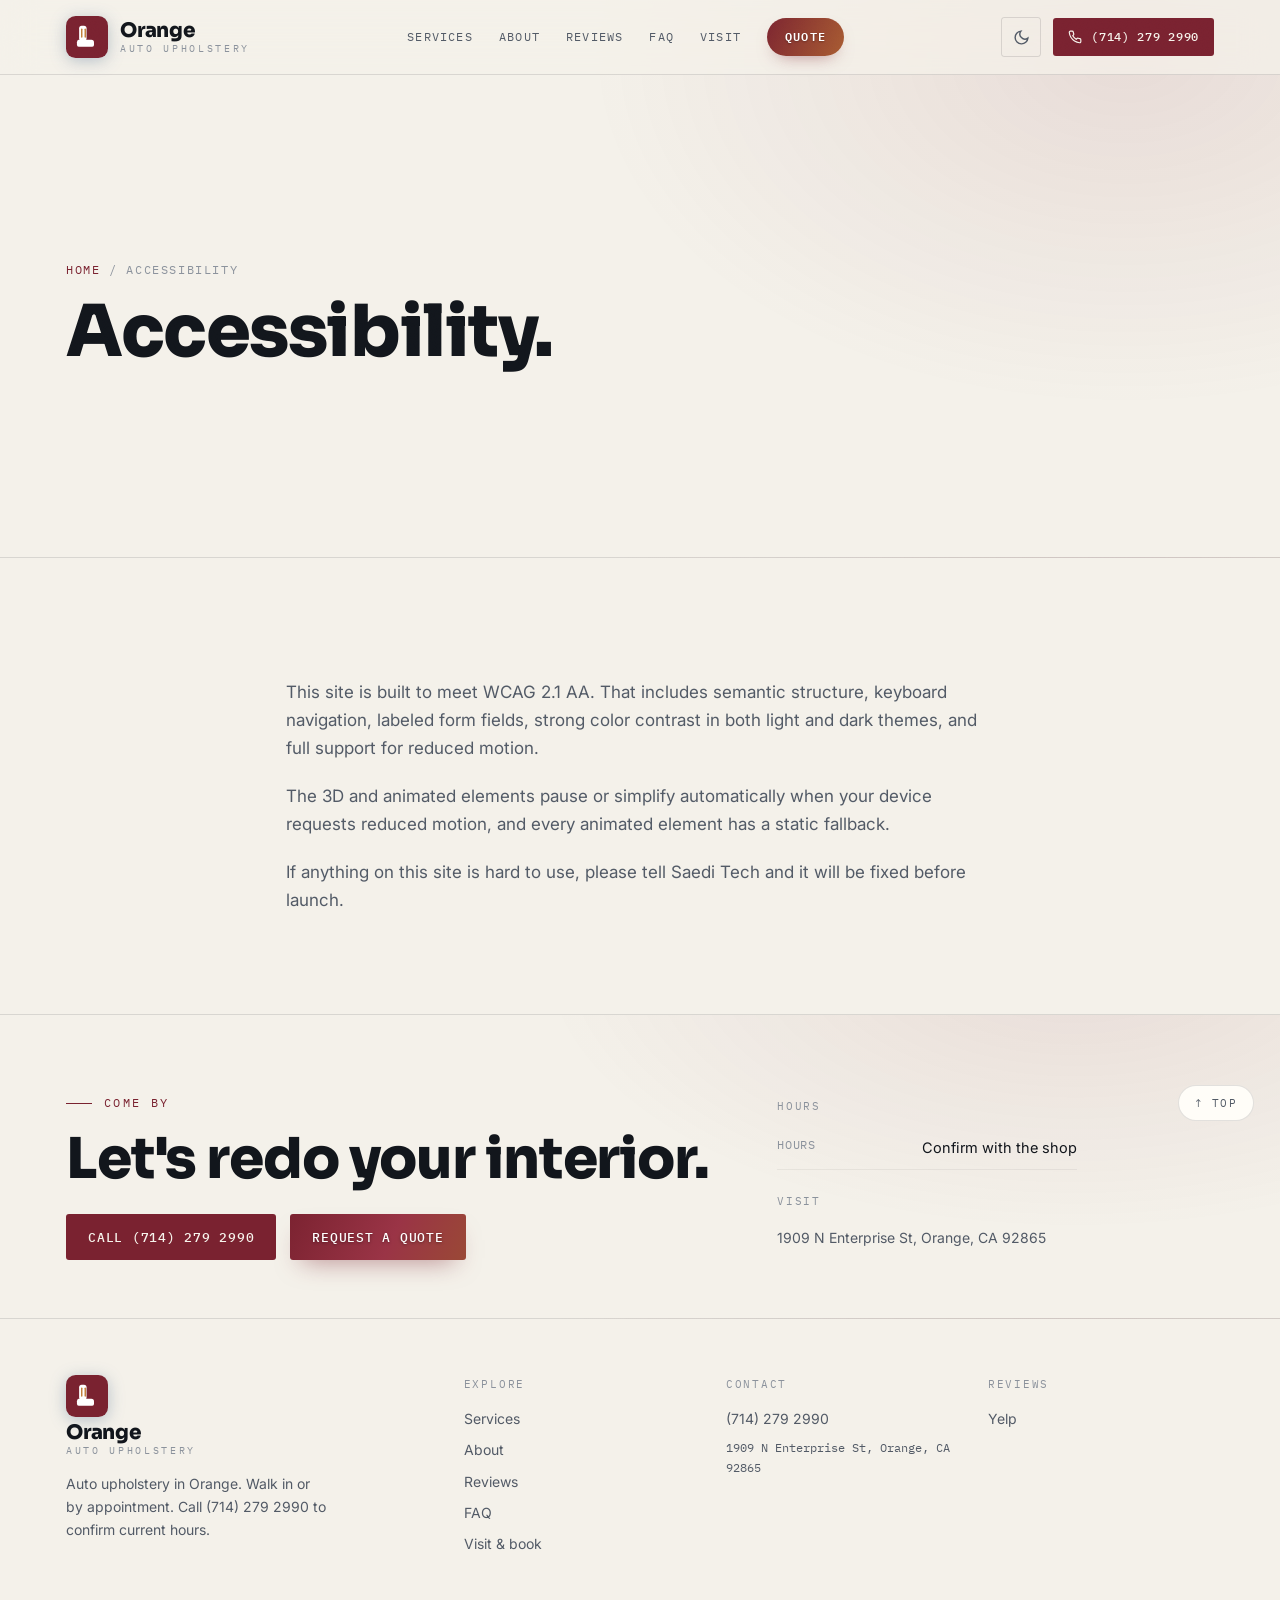
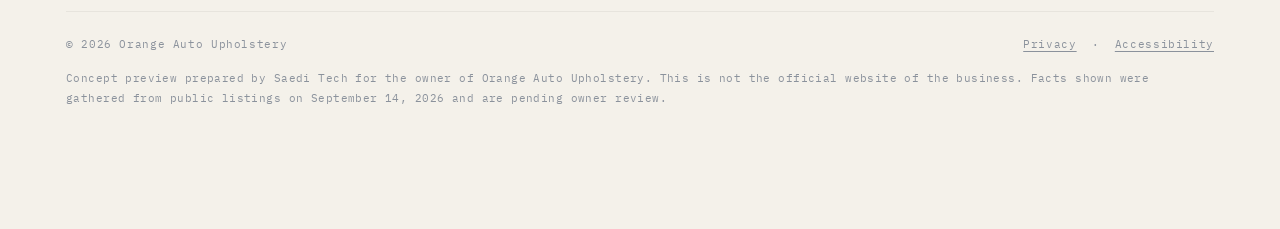
<file: accessibility.html>
<!doctype html>
<html lang="en">
<head>
<meta charset="utf-8" />
<meta name="viewport" content="width=device-width, initial-scale=1" />
<meta name="robots" content="noindex, nofollow" />
<title>Accessibility · Orange Auto Upholstery</title>
<meta name="description" content="Accessibility statement for the Orange Auto Upholstery website." />
<meta property="og:title" content="Accessibility · Orange Auto Upholstery" /><meta property="og:type" content="website" />
<link rel="icon" href="data:image/svg+xml,%3Csvg xmlns='http://www.w3.org/2000/svg' viewBox='0 0 48 48'%3E%3Crect width='48' height='48' rx='11' fill='%237a2230'/%3E%3Cpath d='M18 11 q-3 0 -3 3 l0 12 q0 2 2 2 l4.5 0 q2 0 2 -2 l0 -12 q0 -3 -3 -3 z' fill='%23fff'/%3E%3Cpath d='M14.5 27 l14.5 0 q3 0 3 3 l0 3 q0 2 -2 2 l-15.5 0 q-2 0 -2 -2 l0 -3 q0 -3 2 -3 z' fill='%23fff'/%3E%3Cg stroke='%23c07a33' stroke-width='1.6' stroke-linecap='round'%3E%3Cpath d='M18 15 V24'/%3E%3Cpath d='M22 15 V24'/%3E%3C/g%3E%3C/svg%3E">
<link rel="preconnect" href="https://fonts.googleapis.com"><link rel="preconnect" href="https://fonts.gstatic.com" crossorigin>
<link href="https://fonts.googleapis.com/css2?family=Sora:wght@500;600;700;800&family=Inter:wght@400;500;600&family=IBM+Plex+Mono:wght@400;500&display=swap" rel="stylesheet">
<link rel="stylesheet" href="assets/site.css">
<script type="importmap">{ "imports": { "three": "https://unpkg.com/three@0.160.0/build/three.module.js", "three/": "https://unpkg.com/three@0.160.0/" } }</script>

</head>
<body>
<a class="skip" href="#main">Skip to content</a>
<header class="sitehead" id="sitehead">
<nav class="top" aria-label="Main">
  <div class="wrap navin">
    <a class="logo" href="index.html" aria-label="Orange Auto Upholstery, home">
      <svg class="emblem" viewBox="0 0 48 48" aria-hidden="true"><rect width="48" height="48" rx="11" fill="var(--indigo)"/><path d='M18 11 q-3 0 -3 3 l0 12 q0 2 2 2 l4.5 0 q2 0 2 -2 l0 -12 q0 -3 -3 -3 z' fill='#fff'/><path d='M14.5 27 l14.5 0 q3 0 3 3 l0 3 q0 2 -2 2 l-15.5 0 q-2 0 -2 -2 l0 -3 q0 -3 2 -3 z' fill='#fff'/><g stroke='var(--shu)' stroke-width='1.6' stroke-linecap='round'><path d='M18 15 V24'/><path d='M22 15 V24'/></g></svg>
      <span class="wm"><span class="n">Orange</span><span class="s">Auto Upholstery</span></span>
    </a>
    <div class="navlinks"><a href="services.html">Services</a><a href="about.html">About</a><a href="reviews.html">Reviews</a><a href="faq.html">FAQ</a><a href="visit.html">Visit</a><a href="index.html#book">Quote</a></div>
    <div class="navright">
      <button class="tgl" id="themeTgl" aria-label="Switch between day and night theme" aria-pressed="false"><svg id="icMoon" viewBox="0 0 24 24" fill="none" stroke="currentColor" stroke-width="2" stroke-linecap="round"><path d="M21 12.8A9 9 0 1 1 11.2 3a7 7 0 0 0 9.8 9.8z"/></svg><svg id="icSun" viewBox="0 0 24 24" fill="none" stroke="currentColor" stroke-width="2" stroke-linecap="round" style="display:none"><circle cx="12" cy="12" r="4"/><path d="M12 2v2M12 20v2M4.9 4.9l1.4 1.4M17.7 17.7l1.4 1.4M2 12h2M20 12h2M4.9 19.1l1.4-1.4M17.7 6.3l1.4-1.4"/></svg></button>
      <a class="btn btn-fill btn-sm" href="tel:+17142792990"><svg width="14" height="14" viewBox="0 0 24 24" fill="none" stroke="currentColor" stroke-width="2" stroke-linecap="round" aria-hidden="true"><path d="M22 16.9v3a2 2 0 0 1-2.2 2 19.8 19.8 0 0 1-8.6-3 19.5 19.5 0 0 1-6-6 19.8 19.8 0 0 1-3-8.7A2 2 0 0 1 4.1 2h3a2 2 0 0 1 2 1.7c.13 1 .36 1.9.7 2.8a2 2 0 0 1-.45 2.1L8.1 9.9a16 16 0 0 0 6 6l1.3-1.3a2 2 0 0 1 2.1-.45c.9.34 1.8.57 2.8.7A2 2 0 0 1 22 16.9z"/></svg><span class="lbl">(714) 279 2990</span></a>
      <button class="burger" id="burger" aria-label="Open menu"><svg viewBox="0 0 24 24" fill="none" stroke="currentColor" stroke-width="2" stroke-linecap="round"><path d="M3 6h18M3 12h18M3 18h18"/></svg></button>
    </div>
  </div>
</nav>
</header>
<div class="mmenu" id="mmenu" aria-label="Menu">
  <button class="mclose" id="mclose" aria-label="Close menu">✕</button>
  <a href="services.html">Services</a><a href="about.html">About</a><a href="reviews.html">Reviews</a><a href="faq.html">FAQ</a><a href="visit.html">Visit</a><a href="visit.html">Get directions</a>
</div>
<header class="page-hero"><div class="wrap">
    <p class="crumb"><a href="index.html">Home</a> / Accessibility</p>
    <h1 class="ph">Accessibility.</h1>
    <p class="pl"></p>
  </div></header><main id="main"><section><div class="wrap narrow prose">
  <p class="up">This site is built to meet WCAG 2.1 AA. That includes semantic structure, keyboard navigation, labeled form fields, strong color contrast in both light and dark themes, and full support for reduced motion.</p>
  <p class="up">The 3D and animated elements pause or simplify automatically when your device requests reduced motion, and every animated element has a static fallback.</p>
  <p class="up">If anything on this site is hard to use, please tell Saedi Tech and it will be fixed before launch.</p>
</div></section></main><footer>
  <button class="backtop" id="backtop" aria-label="Back to top">↑ Top</button>
  <div class="foot-hero"><div class="wrap"><div class="foot-top">
    <div class="foot-cta"><p class="kick">Come by</p><h2>Let's redo your interior.</h2><div class="cta"><a class="btn btn-fill" href="tel:+17142792990">Call (714) 279 2990</a><a class="btn btn-book" href="index.html#book">Request a quote</a></div></div>
    <div class="foot-hours"><p class="ft">Hours</p><div class="hrow"><span>Hours</span><span>Confirm with the shop</span></div><p class="ft" style="margin-top:22px">Visit</p><p class="addr">1909 N Enterprise St, Orange, CA 92865</p></div>
  </div></div></div>
  <div class="wrap foot-main">
    <div class="fgrid">
      <div class="fbrand">
        <a class="logo" href="index.html" aria-label="Orange Auto Upholstery, home"><svg class="emblem" viewBox="0 0 48 48" aria-hidden="true"><rect width="48" height="48" rx="11" fill="var(--indigo)"/><path d='M18 11 q-3 0 -3 3 l0 12 q0 2 2 2 l4.5 0 q2 0 2 -2 l0 -12 q0 -3 -3 -3 z' fill='#fff'/><path d='M14.5 27 l14.5 0 q3 0 3 3 l0 3 q0 2 -2 2 l-15.5 0 q-2 0 -2 -2 l0 -3 q0 -3 2 -3 z' fill='#fff'/><g stroke='var(--shu)' stroke-width='1.6' stroke-linecap='round'><path d='M18 15 V24'/><path d='M22 15 V24'/></g></svg><span class="wm"><span class="n">Orange</span><span class="s">Auto Upholstery</span></span></a>
        <p>Auto upholstery in Orange. Walk in or by appointment. Call (714) 279 2990 to confirm current hours.</p>
      </div>
      <div class="fcol"><p class="ft">Explore</p><a href="services.html">Services</a><a href="about.html">About</a><a href="reviews.html">Reviews</a><a href="faq.html">FAQ</a><a href="visit.html">Visit &amp; book</a></div>
      <div class="fcol"><p class="ft">Contact</p><a href="tel:+17142792990">(714) 279 2990</a><p class="mono" style="font-size:12px">1909 N Enterprise St, Orange, CA 92865</p></div>
      <div class="fcol"><p class="ft">Reviews</p><a href="https://www.yelp.com/biz/orange-auto-upholstery-orange" target="_blank" rel="noopener">Yelp</a></div>
    </div>
    <div class="legal"><span>© 2026 Orange Auto Upholstery</span><span><a href="privacy.html">Privacy</a> &nbsp;·&nbsp; <a href="accessibility.html">Accessibility</a></span></div>
    <p class="preview-note">Concept preview prepared by Saedi Tech for the owner of Orange Auto Upholstery. This is not the official website of the business. Facts shown were gathered from public listings on September 14, 2026 and are pending owner review.</p>
  </div>
</footer>
<div class="callbar" role="navigation" aria-label="Quick actions">
  <a class="c1" href="tel:+17142792990"><svg width="14" height="14" viewBox="0 0 24 24" fill="none" stroke="currentColor" stroke-width="2" stroke-linecap="round" aria-hidden="true"><path d="M22 16.9v3a2 2 0 0 1-2.2 2 19.8 19.8 0 0 1-8.6-3 19.5 19.5 0 0 1-6-6 19.8 19.8 0 0 1-3-8.7A2 2 0 0 1 4.1 2h3a2 2 0 0 1 2 1.7c.13 1 .36 1.9.7 2.8a2 2 0 0 1-.45 2.1L8.1 9.9a16 16 0 0 0 6 6l1.3-1.3a2 2 0 0 1 2.1-.45c.9.34 1.8.57 2.8.7A2 2 0 0 1 22 16.9z"/></svg>Call the shop</a>
  <a class="c2" href="visit.html">Request a time</a>
</div>
<script src="assets/app.js" defer></script>
</body>
</html>
</file>
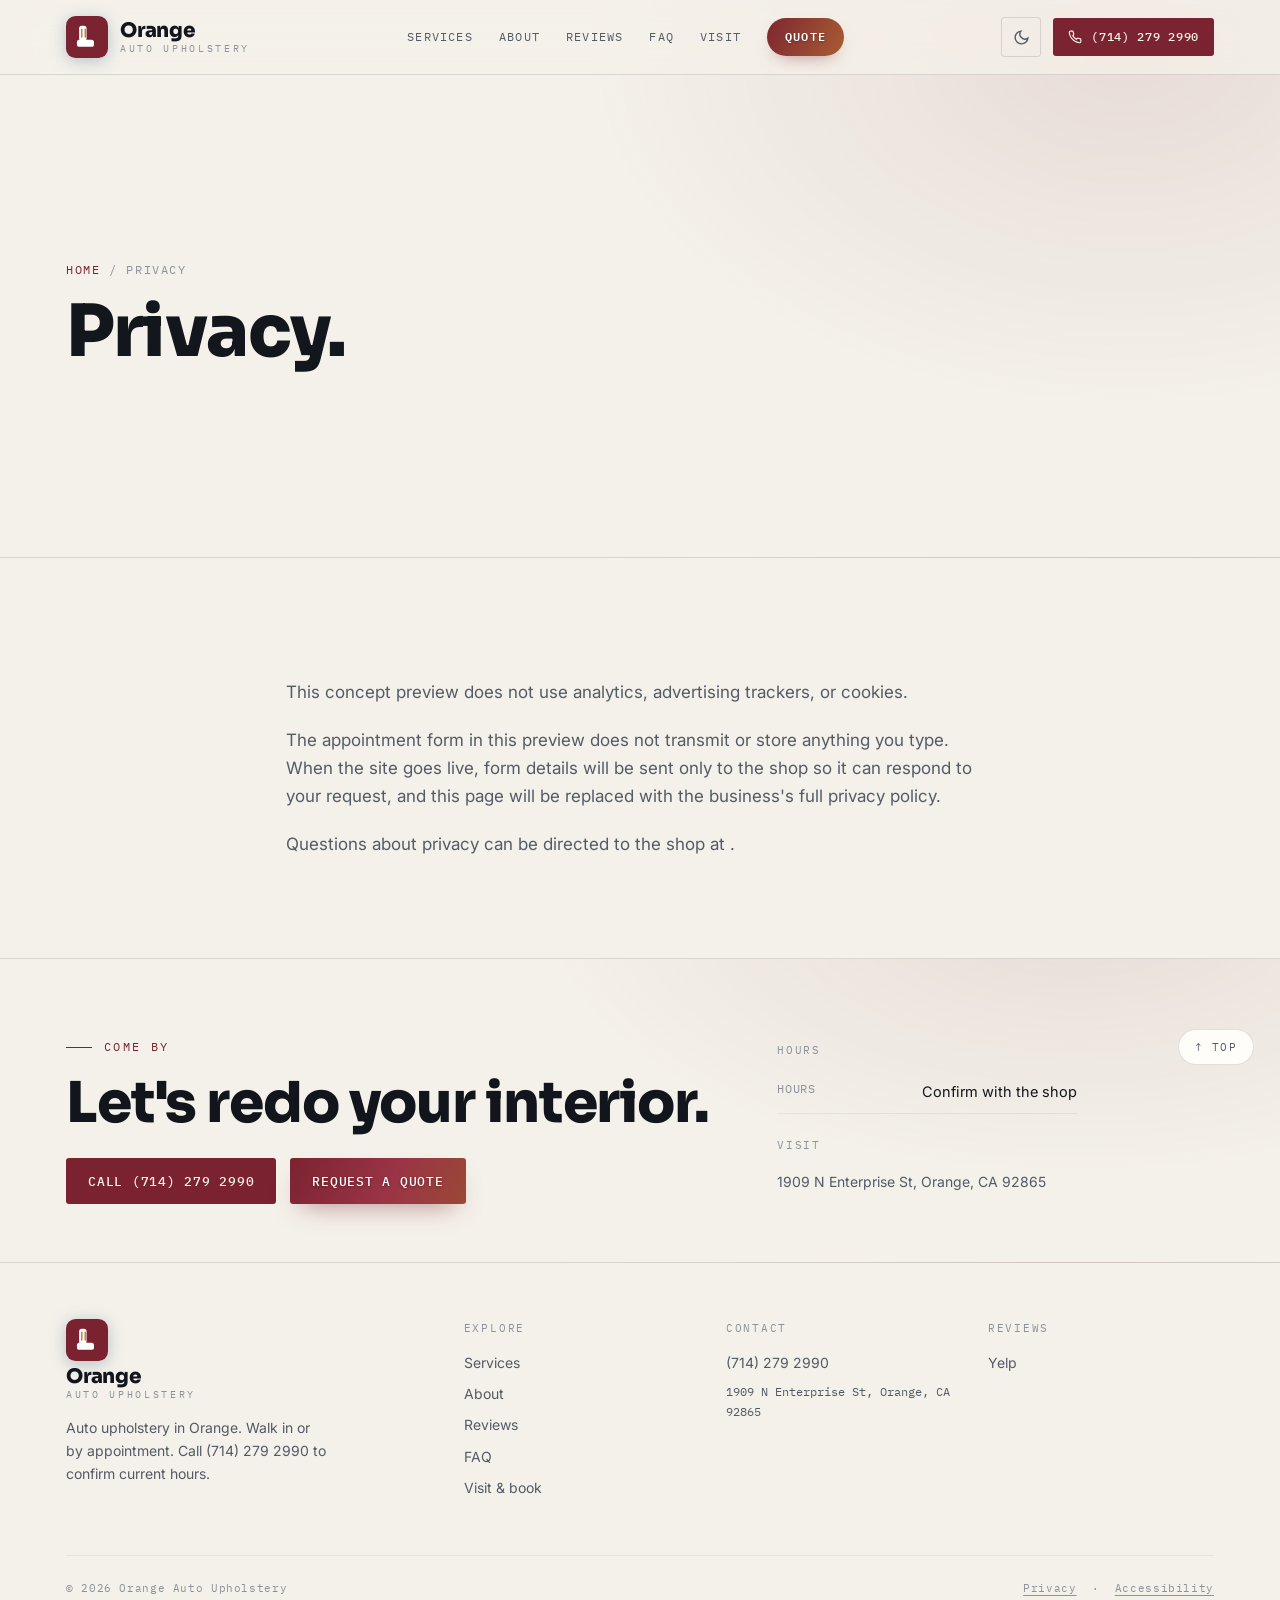
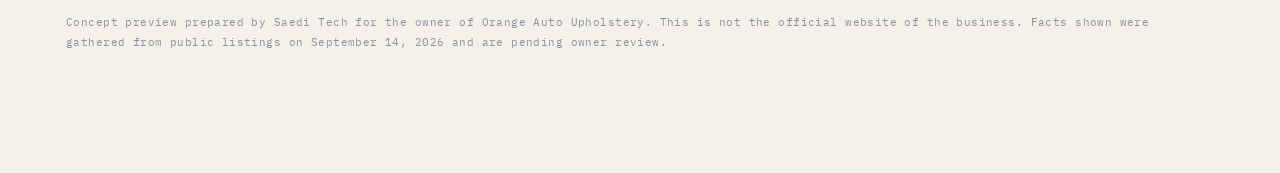
<file: privacy.html>
<!doctype html>
<html lang="en">
<head>
<meta charset="utf-8" />
<meta name="viewport" content="width=device-width, initial-scale=1" />
<meta name="robots" content="noindex, nofollow" />
<title>Privacy · Orange Auto Upholstery</title>
<meta name="description" content="Privacy information for the Orange Auto Upholstery website." />
<meta property="og:title" content="Privacy · Orange Auto Upholstery" /><meta property="og:type" content="website" />
<link rel="icon" href="data:image/svg+xml,%3Csvg xmlns='http://www.w3.org/2000/svg' viewBox='0 0 48 48'%3E%3Crect width='48' height='48' rx='11' fill='%237a2230'/%3E%3Cpath d='M18 11 q-3 0 -3 3 l0 12 q0 2 2 2 l4.5 0 q2 0 2 -2 l0 -12 q0 -3 -3 -3 z' fill='%23fff'/%3E%3Cpath d='M14.5 27 l14.5 0 q3 0 3 3 l0 3 q0 2 -2 2 l-15.5 0 q-2 0 -2 -2 l0 -3 q0 -3 2 -3 z' fill='%23fff'/%3E%3Cg stroke='%23c07a33' stroke-width='1.6' stroke-linecap='round'%3E%3Cpath d='M18 15 V24'/%3E%3Cpath d='M22 15 V24'/%3E%3C/g%3E%3C/svg%3E">
<link rel="preconnect" href="https://fonts.googleapis.com"><link rel="preconnect" href="https://fonts.gstatic.com" crossorigin>
<link href="https://fonts.googleapis.com/css2?family=Sora:wght@500;600;700;800&family=Inter:wght@400;500;600&family=IBM+Plex+Mono:wght@400;500&display=swap" rel="stylesheet">
<link rel="stylesheet" href="assets/site.css">
<script type="importmap">{ "imports": { "three": "https://unpkg.com/three@0.160.0/build/three.module.js", "three/": "https://unpkg.com/three@0.160.0/" } }</script>

</head>
<body>
<a class="skip" href="#main">Skip to content</a>
<header class="sitehead" id="sitehead">
<nav class="top" aria-label="Main">
  <div class="wrap navin">
    <a class="logo" href="index.html" aria-label="Orange Auto Upholstery, home">
      <svg class="emblem" viewBox="0 0 48 48" aria-hidden="true"><rect width="48" height="48" rx="11" fill="var(--indigo)"/><path d='M18 11 q-3 0 -3 3 l0 12 q0 2 2 2 l4.5 0 q2 0 2 -2 l0 -12 q0 -3 -3 -3 z' fill='#fff'/><path d='M14.5 27 l14.5 0 q3 0 3 3 l0 3 q0 2 -2 2 l-15.5 0 q-2 0 -2 -2 l0 -3 q0 -3 2 -3 z' fill='#fff'/><g stroke='var(--shu)' stroke-width='1.6' stroke-linecap='round'><path d='M18 15 V24'/><path d='M22 15 V24'/></g></svg>
      <span class="wm"><span class="n">Orange</span><span class="s">Auto Upholstery</span></span>
    </a>
    <div class="navlinks"><a href="services.html">Services</a><a href="about.html">About</a><a href="reviews.html">Reviews</a><a href="faq.html">FAQ</a><a href="visit.html">Visit</a><a href="index.html#book">Quote</a></div>
    <div class="navright">
      <button class="tgl" id="themeTgl" aria-label="Switch between day and night theme" aria-pressed="false"><svg id="icMoon" viewBox="0 0 24 24" fill="none" stroke="currentColor" stroke-width="2" stroke-linecap="round"><path d="M21 12.8A9 9 0 1 1 11.2 3a7 7 0 0 0 9.8 9.8z"/></svg><svg id="icSun" viewBox="0 0 24 24" fill="none" stroke="currentColor" stroke-width="2" stroke-linecap="round" style="display:none"><circle cx="12" cy="12" r="4"/><path d="M12 2v2M12 20v2M4.9 4.9l1.4 1.4M17.7 17.7l1.4 1.4M2 12h2M20 12h2M4.9 19.1l1.4-1.4M17.7 6.3l1.4-1.4"/></svg></button>
      <a class="btn btn-fill btn-sm" href="tel:+17142792990"><svg width="14" height="14" viewBox="0 0 24 24" fill="none" stroke="currentColor" stroke-width="2" stroke-linecap="round" aria-hidden="true"><path d="M22 16.9v3a2 2 0 0 1-2.2 2 19.8 19.8 0 0 1-8.6-3 19.5 19.5 0 0 1-6-6 19.8 19.8 0 0 1-3-8.7A2 2 0 0 1 4.1 2h3a2 2 0 0 1 2 1.7c.13 1 .36 1.9.7 2.8a2 2 0 0 1-.45 2.1L8.1 9.9a16 16 0 0 0 6 6l1.3-1.3a2 2 0 0 1 2.1-.45c.9.34 1.8.57 2.8.7A2 2 0 0 1 22 16.9z"/></svg><span class="lbl">(714) 279 2990</span></a>
      <button class="burger" id="burger" aria-label="Open menu"><svg viewBox="0 0 24 24" fill="none" stroke="currentColor" stroke-width="2" stroke-linecap="round"><path d="M3 6h18M3 12h18M3 18h18"/></svg></button>
    </div>
  </div>
</nav>
</header>
<div class="mmenu" id="mmenu" aria-label="Menu">
  <button class="mclose" id="mclose" aria-label="Close menu">✕</button>
  <a href="services.html">Services</a><a href="about.html">About</a><a href="reviews.html">Reviews</a><a href="faq.html">FAQ</a><a href="visit.html">Visit</a><a href="visit.html">Get directions</a>
</div>
<header class="page-hero"><div class="wrap">
    <p class="crumb"><a href="index.html">Home</a> / Privacy</p>
    <h1 class="ph">Privacy.</h1>
    <p class="pl"></p>
  </div></header><main id="main"><section><div class="wrap narrow prose">
  <p class="up">This concept preview does not use analytics, advertising trackers, or cookies.</p>
  <p class="up">The appointment form in this preview does not transmit or store anything you type. When the site goes live, form details will be sent only to the shop so it can respond to your request, and this page will be replaced with the business's full privacy policy.</p>
  <p class="up">Questions about privacy can be directed to the shop at <a href="mailto:" style="color:var(--indigo-tx)"></a>.</p>
</div></section></main><footer>
  <button class="backtop" id="backtop" aria-label="Back to top">↑ Top</button>
  <div class="foot-hero"><div class="wrap"><div class="foot-top">
    <div class="foot-cta"><p class="kick">Come by</p><h2>Let's redo your interior.</h2><div class="cta"><a class="btn btn-fill" href="tel:+17142792990">Call (714) 279 2990</a><a class="btn btn-book" href="index.html#book">Request a quote</a></div></div>
    <div class="foot-hours"><p class="ft">Hours</p><div class="hrow"><span>Hours</span><span>Confirm with the shop</span></div><p class="ft" style="margin-top:22px">Visit</p><p class="addr">1909 N Enterprise St, Orange, CA 92865</p></div>
  </div></div></div>
  <div class="wrap foot-main">
    <div class="fgrid">
      <div class="fbrand">
        <a class="logo" href="index.html" aria-label="Orange Auto Upholstery, home"><svg class="emblem" viewBox="0 0 48 48" aria-hidden="true"><rect width="48" height="48" rx="11" fill="var(--indigo)"/><path d='M18 11 q-3 0 -3 3 l0 12 q0 2 2 2 l4.5 0 q2 0 2 -2 l0 -12 q0 -3 -3 -3 z' fill='#fff'/><path d='M14.5 27 l14.5 0 q3 0 3 3 l0 3 q0 2 -2 2 l-15.5 0 q-2 0 -2 -2 l0 -3 q0 -3 2 -3 z' fill='#fff'/><g stroke='var(--shu)' stroke-width='1.6' stroke-linecap='round'><path d='M18 15 V24'/><path d='M22 15 V24'/></g></svg><span class="wm"><span class="n">Orange</span><span class="s">Auto Upholstery</span></span></a>
        <p>Auto upholstery in Orange. Walk in or by appointment. Call (714) 279 2990 to confirm current hours.</p>
      </div>
      <div class="fcol"><p class="ft">Explore</p><a href="services.html">Services</a><a href="about.html">About</a><a href="reviews.html">Reviews</a><a href="faq.html">FAQ</a><a href="visit.html">Visit &amp; book</a></div>
      <div class="fcol"><p class="ft">Contact</p><a href="tel:+17142792990">(714) 279 2990</a><p class="mono" style="font-size:12px">1909 N Enterprise St, Orange, CA 92865</p></div>
      <div class="fcol"><p class="ft">Reviews</p><a href="https://www.yelp.com/biz/orange-auto-upholstery-orange" target="_blank" rel="noopener">Yelp</a></div>
    </div>
    <div class="legal"><span>© 2026 Orange Auto Upholstery</span><span><a href="privacy.html">Privacy</a> &nbsp;·&nbsp; <a href="accessibility.html">Accessibility</a></span></div>
    <p class="preview-note">Concept preview prepared by Saedi Tech for the owner of Orange Auto Upholstery. This is not the official website of the business. Facts shown were gathered from public listings on September 14, 2026 and are pending owner review.</p>
  </div>
</footer>
<div class="callbar" role="navigation" aria-label="Quick actions">
  <a class="c1" href="tel:+17142792990"><svg width="14" height="14" viewBox="0 0 24 24" fill="none" stroke="currentColor" stroke-width="2" stroke-linecap="round" aria-hidden="true"><path d="M22 16.9v3a2 2 0 0 1-2.2 2 19.8 19.8 0 0 1-8.6-3 19.5 19.5 0 0 1-6-6 19.8 19.8 0 0 1-3-8.7A2 2 0 0 1 4.1 2h3a2 2 0 0 1 2 1.7c.13 1 .36 1.9.7 2.8a2 2 0 0 1-.45 2.1L8.1 9.9a16 16 0 0 0 6 6l1.3-1.3a2 2 0 0 1 2.1-.45c.9.34 1.8.57 2.8.7A2 2 0 0 1 22 16.9z"/></svg>Call the shop</a>
  <a class="c2" href="visit.html">Request a time</a>
</div>
<script src="assets/app.js" defer></script>
</body>
</html>
</file>
<file: assets/site.css>
/* Orange Auto Upholstery — shared design system (Saedi Tech concept preview) */
:root{
  --bg:#f4f1ea; --bg2:#ebe6db; --card:#fffdf8; --card2:#f7f3ea;
  --line:rgba(18,22,28,.12); --line2:rgba(18,22,28,.06);
  --text:#12161c; --muted:#525a66; --faint:#8b929c;
  --indigo:#7a2230; --indigo-2:#9a3446; --indigo-tx:#7a2230; --indigo-soft:rgba(122,34,48,.1);
  --shu:#c07a33; --shu-tx:#9a5f24; --gold:#c07a33;
  --nav-bg:rgba(244,241,234,.72); --chip-bg:rgba(255,255,255,.6); --btn-tx:#f7f4ec;
  --hero-a:rgba(122,34,48,.14); --hero-b:rgba(192,122,51,.10); --grain:.035;
  --map-filter:saturate(.9) contrast(1.02); --ease:cubic-bezier(.16,1,.3,1);
}
:root[data-theme="night"]{
  --bg:#080b10; --bg2:#0c1016; --card:#10151d; --card2:#0d1219;
  --line:rgba(237,240,244,.1); --line2:rgba(237,240,244,.05);
  --text:#eef1f5; --muted:#a6adb8; --faint:#69707c;
  --indigo:#e6899a; --indigo-2:#f0a3b1; --indigo-tx:#f2b3bf; --indigo-soft:rgba(230,137,154,.12);
  --shu:#e0a765; --shu-tx:#eec089; --gold:#e0a765;
  --nav-bg:rgba(8,11,16,.66); --chip-bg:rgba(16,21,29,.5); --btn-tx:#080b10;
  --hero-a:rgba(230,137,154,.24); --hero-b:rgba(224,167,101,.12); --grain:.06;
  --map-filter:grayscale(1) invert(.92) contrast(.9) hue-rotate(180deg);
}
*{margin:0;padding:0;box-sizing:border-box}
html{scroll-behavior:smooth}
@media (prefers-reduced-motion:reduce){html{scroll-behavior:auto}}
body{background:var(--bg);color:var(--text);font-family:'Inter',system-ui,sans-serif;font-size:16px;line-height:1.65;-webkit-font-smoothing:antialiased;transition:background .5s,color .5s;overflow-x:hidden}
::selection{background:var(--indigo);color:var(--btn-tx)}
img,svg{max-width:100%}a{color:inherit}
.jp{font-family:'Noto Sans JP','Inter',sans-serif}
.mono{font-family:'IBM Plex Mono',monospace}
.wrap{max-width:1200px;margin:0 auto;padding:0 26px}
.narrow{max-width:900px}
.skip{position:absolute;left:-9999px;top:0;background:var(--indigo);color:var(--btn-tx);padding:10px 18px;z-index:200;font-weight:600}
.skip:focus{left:12px;top:12px}
:focus-visible{outline:2px solid var(--indigo);outline-offset:3px;border-radius:2px}
body::after{content:"";position:fixed;inset:0;z-index:300;pointer-events:none;opacity:var(--grain);mix-blend-mode:overlay;background-image:url("data:image/svg+xml,%3Csvg xmlns='http://www.w3.org/2000/svg' width='120' height='120'%3E%3Cfilter id='n'%3E%3CfeTurbulence type='fractalNoise' baseFrequency='.85' numOctaves='2'/%3E%3C/filter%3E%3Crect width='100%25' height='100%25' filter='url(%23n)'/%3E%3C/svg%3E")}

/* logo */
.logo{display:flex;align-items:center;gap:12px;text-decoration:none}
.logo .emblem{width:42px;height:42px;flex:none;filter:drop-shadow(0 3px 8px rgba(23,63,115,.28))}
.logo .wm{display:flex;flex-direction:column;line-height:1}
.logo .wm .n{font-family:'Sora',sans-serif;font-weight:800;font-size:20px;letter-spacing:-.01em;color:var(--text)}
.logo .wm .s{font-family:'IBM Plex Mono',monospace;font-size:9.5px;letter-spacing:.28em;text-transform:uppercase;color:var(--faint);margin-top:3px}
.logo .wm .s b{color:var(--shu-tx);font-weight:500}

/* header (top bar + nav) */
.sitehead{position:fixed;top:0;left:0;right:0;z-index:100}
.topbar{background:var(--indigo);color:#eaf0f8;height:40px;overflow:hidden;transition:height .35s var(--ease),opacity .3s}
.topbar .tbin{display:flex;align-items:center;justify-content:space-between;height:40px;font-family:'IBM Plex Mono',monospace;font-size:11px;letter-spacing:.11em;text-transform:uppercase}
.topbar .tb-l{color:rgba(234,240,248,.85)}.topbar .tb-l b{color:#ec8a72;font-weight:500}
.topbar .tb-r{display:flex;align-items:center;gap:16px;color:rgba(234,240,248,.85)}
.topbar .tb-r a{color:#fff;text-decoration:none}.topbar .tb-r a:hover{color:#ec8a72}
.topbar .dot2{width:5px;height:5px;border-radius:50%;background:rgba(255,255,255,.4)}
nav.top{position:relative;background:var(--nav-bg);backdrop-filter:blur(18px) saturate(1.4);-webkit-backdrop-filter:blur(18px) saturate(1.4);border-bottom:1px solid var(--line);transition:box-shadow .35s,background .35s}
.sitehead.scrolled .topbar{height:0;opacity:0}
.sitehead.scrolled nav.top{box-shadow:0 12px 34px -18px rgba(8,11,16,.5)}
.navin{display:flex;align-items:center;justify-content:space-between;height:74px;gap:18px}
@media (max-width:768px){.topbar{display:none}}
.navlinks{display:flex;gap:26px;align-items:center}
.navlinks a{font-family:'IBM Plex Mono',monospace;font-size:12px;letter-spacing:.1em;text-transform:uppercase;text-decoration:none;color:var(--muted);transition:color .25s;position:relative}
.navlinks a[aria-current="page"]{color:var(--text)}
.navlinks a::after{content:"";position:absolute;left:0;bottom:-6px;width:0;height:1.5px;background:var(--shu);transition:width .3s var(--ease)}
.navlinks a:hover::after,.navlinks a[aria-current="page"]::after{width:100%}
.navlinks a:hover{color:var(--text)}
.navright{display:flex;align-items:center;gap:12px}
.btn{display:inline-flex;align-items:center;justify-content:center;gap:9px;font-family:'IBM Plex Mono',monospace;font-size:12.5px;letter-spacing:.06em;text-transform:uppercase;font-weight:500;padding:13px 22px;border-radius:3px;text-decoration:none;border:none;cursor:pointer;transition:transform .35s var(--ease),box-shadow .35s,background .35s,color .35s}
.btn-fill{background:var(--indigo);color:var(--btn-tx)}
.btn-fill:hover{transform:translateY(-2px);box-shadow:0 14px 38px -12px var(--indigo)}
.btn-line{background:transparent;color:var(--text);border:1px solid var(--line)}
.btn-line:hover{border-color:var(--indigo);color:var(--indigo-tx)}
.btn-sm{padding:10px 15px;font-size:11.5px}
.tgl,.burger{width:40px;height:40px;border-radius:3px;border:1px solid var(--line);background:transparent;color:var(--muted);display:grid;place-items:center;cursor:pointer;transition:color .3s,border-color .3s}
.tgl:hover,.burger:hover{color:var(--indigo-tx);border-color:var(--indigo)}
.tgl svg{width:17px;height:17px}.burger{display:none}.burger svg{width:20px;height:20px}
@media (max-width:940px){.navlinks{display:none}.burger{display:grid}}
@media (max-width:560px){.logo .wm .s{display:none}.navright .btn span.lbl{display:none}}
/* mobile menu */
.mmenu{position:fixed;inset:0;z-index:150;background:var(--bg);transform:translateY(-100%);visibility:hidden;opacity:0;transition:transform .45s var(--ease),opacity .35s,visibility .35s;display:flex;flex-direction:column;padding:96px 26px 40px;overflow-y:auto}
.mmenu.open{transform:none;visibility:visible;opacity:1}
.mmenu a{font-family:'Sora',sans-serif;font-weight:700;font-size:30px;text-decoration:none;color:var(--text);padding:16px 0;border-bottom:1px solid var(--line)}
.mmenu a:hover{color:var(--indigo-tx)}
.mclose{position:absolute;top:22px;right:22px;width:40px;height:40px;border:1px solid var(--line);border-radius:3px;background:transparent;color:var(--text);cursor:pointer;font-size:20px}

/* generic hero for home */
header.hero{position:relative;min-height:100svh;overflow:hidden}
.sticky{position:relative;min-height:100svh;overflow:hidden;display:flex;align-items:center;padding:90px 0 44px}
/* scroll-driven exploded 3D hero */
header.hero.scroll3d{height:340vh;min-height:0;overflow:visible}
header.hero.scroll3d .sticky{position:sticky;top:0;height:100svh;min-height:0;padding:0}
.callouts{position:absolute;z-index:2;top:50%;left:26px;transform:translateY(-50%);max-width:360px;opacity:0;pointer-events:none;will-change:opacity}
.callouts h3{font-family:'Sora',sans-serif;font-weight:800;font-size:clamp(26px,3.2vw,40px);letter-spacing:-.02em;line-height:1.02;margin-bottom:18px}
.callout{display:flex;gap:14px;align-items:flex-start;padding:12px 0;border-top:1px solid var(--line)}
.callout .cn{font-family:'IBM Plex Mono',monospace;font-size:11px;color:var(--shu-tx);letter-spacing:.1em;padding-top:3px;min-width:24px}
.callout .cx b{font-family:'Sora',sans-serif;font-weight:700;font-size:16px;display:block;margin-bottom:2px}
.callout .cx span{font-size:13px;color:var(--muted)}
.hprog{position:absolute;left:0;right:0;bottom:0;height:2px;background:var(--line2);z-index:5}
.hprog i{display:block;height:100%;width:0;background:linear-gradient(90deg,var(--indigo),var(--shu))}
@media (max-width:940px){header.hero.scroll3d{height:280vh}header.hero.scroll3d .sticky{align-items:flex-start}.hero-copy{padding-top:100px}.callouts{left:26px;right:26px;max-width:none;top:40%}}
@media (prefers-reduced-motion:reduce){header.hero.scroll3d{height:auto;min-height:100svh}header.hero.scroll3d .sticky{position:relative}.callouts{display:none}.hprog{display:none}}
.hero-bg{position:absolute;inset:0;z-index:0;background:radial-gradient(60% 55% at 74% 38%,var(--hero-a),transparent 70%),radial-gradient(50% 45% at 12% 92%,var(--hero-b),transparent 70%),var(--bg)}
#gl{position:absolute;inset:0;z-index:1;width:100%;height:100%;display:block;touch-action:pan-y;cursor:grab}#gl:active{cursor:grabbing}
.hero-fb{position:absolute;z-index:1;right:6%;top:50%;transform:translateY(-50%);width:min(42vw,460px);aspect-ratio:1;border-radius:50%;background:radial-gradient(circle at 40% 35%,#2b3a52,#0c1119 70%);box-shadow:0 40px 120px -30px rgba(23,63,115,.6);display:none}
.herogrid{position:relative;z-index:2;width:100%}
.hero-copy{max-width:600px}
.tag{display:inline-flex;align-items:center;gap:12px;font-family:'IBM Plex Mono',monospace;font-size:11.5px;letter-spacing:.22em;text-transform:uppercase;color:var(--indigo-tx);margin-bottom:26px;padding:8px 14px;border:1px solid var(--line);border-radius:40px;background:var(--chip-bg);backdrop-filter:blur(6px)}
.tag .dot{width:7px;height:7px;border-radius:50%;background:var(--shu);box-shadow:0 0 0 4px rgba(192,122,51,.18)}
h1{font-family:'Sora',sans-serif;font-weight:800;font-size:clamp(46px,7vw,92px);line-height:.98;letter-spacing:-.025em;color:var(--text)}
h1 .in{background:linear-gradient(120deg,var(--indigo-2),var(--shu));-webkit-background-clip:text;background-clip:text;color:transparent}
.hero p.lede{font-size:clamp(16px,1.5vw,19px);color:var(--muted);max-width:500px;margin:26px 0 34px}
.cta{display:flex;gap:14px;flex-wrap:wrap}
.chips{display:flex;gap:8px;flex-wrap:wrap;margin-top:34px}
.chip{font-family:'IBM Plex Mono',monospace;font-size:11px;letter-spacing:.06em;text-transform:uppercase;color:var(--muted);border:1px solid var(--line);background:var(--chip-bg);border-radius:40px;padding:8px 14px;backdrop-filter:blur(6px)}
.badge3d{position:absolute;right:6%;bottom:12%;z-index:3;background:var(--card);border:1px solid var(--line);border-radius:6px;padding:14px 18px;box-shadow:0 20px 50px -24px rgba(18,22,28,.4);display:flex;align-items:center;gap:14px}
.badge3d .rt{font-family:'Sora',sans-serif;font-weight:800;font-size:26px;line-height:1}
.badge3d .rl{font-family:'IBM Plex Mono',monospace;font-size:10px;letter-spacing:.12em;text-transform:uppercase;color:var(--faint)}
.badge3d .star{color:var(--shu)}
.grab{position:absolute;z-index:4;right:6%;top:15%;display:flex;align-items:center;gap:8px;font-family:'IBM Plex Mono',monospace;font-size:10px;letter-spacing:.18em;text-transform:uppercase;color:var(--faint)}
.cue{position:absolute;bottom:34px;left:50%;transform:translateX(-50%);z-index:4;display:flex;flex-direction:column;align-items:center;gap:8px;color:var(--faint);font-family:'IBM Plex Mono',monospace;font-size:10px;letter-spacing:.22em;text-transform:uppercase}
.cue .bar{width:1px;height:34px;background:linear-gradient(var(--faint),transparent);animation:drop 2.4s var(--ease) infinite}
@keyframes drop{0%{transform:scaleY(0);transform-origin:top}45%{transform:scaleY(1);transform-origin:top}55%{transform:scaleY(1);transform-origin:bottom}100%{transform:scaleY(0);transform-origin:bottom}}
@media (prefers-reduced-motion:reduce){.cue .bar{animation:none}.grab{display:none}}
@media (max-width:940px){.hero-copy{max-width:none}.badge3d{right:auto;left:26px;bottom:8%}.grab{top:9%;right:26px}}

/* subpage banner */
.page-hero{position:relative;padding:150px 0 60px;min-height:62vh;display:flex;align-items:center;border-bottom:1px solid var(--line);background:radial-gradient(60% 90% at 88% 10%,var(--indigo-soft),transparent 70%),var(--bg);overflow:hidden}
.page-hero .wrap{position:relative;z-index:2;width:100%}
.subcanvas{position:absolute;right:-4%;top:0;bottom:0;width:52%;z-index:1;display:block;touch-action:pan-y;cursor:grab}
.subcanvas:active{cursor:grabbing}
.subgrab{position:absolute;right:6%;bottom:26px;z-index:3;display:flex;align-items:center;gap:8px;font-family:'IBM Plex Mono',monospace;font-size:10px;letter-spacing:.18em;text-transform:uppercase;color:var(--faint)}
.crumb{font-family:'IBM Plex Mono',monospace;font-size:11.5px;letter-spacing:.14em;text-transform:uppercase;color:var(--faint);margin-bottom:16px}
.crumb a{color:var(--indigo-tx);text-decoration:none}
.page-hero h1.ph{font-family:'Sora',sans-serif;font-weight:800;font-size:clamp(38px,5.6vw,72px);line-height:1;letter-spacing:-.02em;max-width:620px}
.page-hero p.pl{color:var(--muted);max-width:540px;margin-top:18px;font-size:17px}
@media (max-width:820px){.subcanvas{opacity:.42;width:74%;right:-10%}.page-hero{min-height:auto}}

/* marquee */
.marquee{overflow:hidden;border-top:1px solid var(--line);border-bottom:1px solid var(--line);background:var(--indigo);padding:16px 0}
.mrow{display:flex;gap:44px;white-space:nowrap;width:max-content;animation:slide 32s linear infinite;font-family:'Sora',sans-serif;font-weight:700;font-size:19px;letter-spacing:.02em;color:rgba(247,244,236,.9);align-items:center}
.mrow span{display:inline-flex;align-items:center;gap:44px}
.mrow .d{width:7px;height:7px;border-radius:50%;background:var(--shu)}
@keyframes slide{to{transform:translateX(-50%)}}
@media (prefers-reduced-motion:reduce){.mrow{animation:none}}

/* strip */
.strip{border-bottom:1px solid var(--line);background:var(--bg2)}
.stripin{display:grid;grid-template-columns:repeat(4,1fr)}
.stat{padding:28px 24px;border-left:1px solid var(--line)}.stat:first-child{border-left:none}.stat a{text-decoration:none}
.stat .v{font-family:'Sora',sans-serif;font-weight:800;font-size:27px;letter-spacing:-.01em}
.stat .v .star{color:var(--shu)}
.stat .l{font-family:'IBM Plex Mono',monospace;font-size:10.5px;letter-spacing:.14em;text-transform:uppercase;color:var(--faint);margin-top:6px}
.stat a:hover .v{color:var(--indigo-tx)}
@media (max-width:820px){.stripin{grid-template-columns:1fr 1fr}.stat:nth-child(3){border-left:none}.stat{padding:22px 20px}.stat .v{font-size:22px}}

section{padding:100px 0;scroll-margin-top:74px;position:relative}
.kick{font-family:'IBM Plex Mono',monospace;font-size:11.5px;letter-spacing:.2em;text-transform:uppercase;color:var(--indigo-tx);display:inline-flex;align-items:center;gap:12px;margin-bottom:18px}
.kick::before{content:"";width:26px;height:1px;background:var(--indigo)}
.kick .jp{color:var(--shu-tx);letter-spacing:.1em}
h2{font-family:'Sora',sans-serif;font-weight:800;font-size:clamp(32px,4.6vw,58px);line-height:1.0;letter-spacing:-.02em;max-width:680px}
h3.blk{font-family:'Sora',sans-serif;font-weight:700;font-size:24px;letter-spacing:-.01em}
.sub{color:var(--muted);max-width:600px;margin-top:18px;font-size:17px}

/* services grid */
.svcgrid{display:grid;grid-template-columns:repeat(3,1fr);gap:1px;background:var(--line);border:1px solid var(--line);border-radius:8px;overflow:hidden;margin-top:52px}
.svc{background:var(--card);padding:34px 30px 36px;position:relative;transition:background .4s;text-decoration:none;color:inherit;display:block}
.svc:hover{background:var(--card2)}
.svc .no{font-family:'IBM Plex Mono',monospace;font-size:10.5px;letter-spacing:.16em;color:var(--faint)}
.svc .ic{width:48px;height:48px;margin:20px 0;color:var(--indigo);transition:transform .5s var(--ease)}
.svc:hover .ic{transform:translateY(-4px) scale(1.06)}
.svc h3{font-family:'Sora',sans-serif;font-weight:700;font-size:21px;letter-spacing:-.01em;margin-bottom:10px}
.svc p{font-size:14.5px;color:var(--muted)}
.svc .more{font-family:'IBM Plex Mono',monospace;font-size:11px;letter-spacing:.1em;text-transform:uppercase;color:var(--indigo-tx);margin-top:16px;display:inline-block}
@media (max-width:920px){.svcgrid{grid-template-columns:1fr 1fr}}
@media (max-width:600px){.svcgrid{grid-template-columns:1fr}}

/* two-col feature (why) */
#why,.band{background:var(--bg2);border-top:1px solid var(--line);border-bottom:1px solid var(--line)}
.whygrid{display:grid;grid-template-columns:repeat(3,1fr);gap:42px;margin-top:56px}
.why .big{font-family:'Sora',sans-serif;font-weight:800;font-size:clamp(24px,2.6vw,32px);line-height:1.06;letter-spacing:-.01em;border-top:2px solid var(--indigo);padding-top:22px}
.why .big .jpb{display:block;font-family:'Noto Sans JP',sans-serif;font-weight:700;font-size:15px;color:var(--shu-tx);letter-spacing:.3em;margin-bottom:10px}
.why p{color:var(--muted);margin-top:14px;font-size:15px}
@media (max-width:820px){.whygrid{grid-template-columns:1fr;gap:32px}}

/* about + prose */
.abgrid{display:grid;grid-template-columns:1fr 1fr;gap:64px;align-items:center}
.abcopy p{color:var(--muted);margin-top:18px;font-size:17px}.abcopy p strong{color:var(--text);font-weight:600}
.prose{max-width:760px}
.prose p{color:var(--muted);font-size:17px;margin-top:20px}
.prose h2{margin-top:48px}
.prose h3{font-family:'Sora',sans-serif;font-weight:700;font-size:22px;margin-top:34px}
.prose ul{margin:18px 0 0 0;list-style:none;display:grid;gap:12px}
.prose ul li{position:relative;padding-left:26px;color:var(--muted)}
.prose ul li::before{content:"";position:absolute;left:0;top:9px;width:8px;height:8px;border-radius:1px;background:var(--shu)}
.photo-slot{border:1px dashed var(--line);border-radius:8px;background:var(--card);aspect-ratio:4/3.1;display:grid;place-items:center;text-align:center;padding:30px;position:relative;overflow:hidden}
.photo-slot.tall{aspect-ratio:1/1}
.photo-slot::before{content:"";position:absolute;inset:0;background:radial-gradient(circle at 70% 20%,var(--indigo-soft),transparent 60%)}
.photo-slot .ph-ic{width:56px;height:56px;color:var(--faint);margin:0 auto 14px;position:relative}
.photo-slot .t{font-family:'IBM Plex Mono',monospace;font-size:11px;letter-spacing:.14em;text-transform:uppercase;color:var(--faint);max-width:300px;line-height:1.8;position:relative}
@media (max-width:920px){.abgrid{grid-template-columns:1fr;gap:36px}}

/* gallery grid of reserved slots */
.gal{display:grid;grid-template-columns:repeat(3,1fr);gap:16px;margin-top:52px}
.gal .photo-slot{aspect-ratio:4/3.4}
@media (max-width:820px){.gal{grid-template-columns:1fr 1fr}}
@media (max-width:520px){.gal{grid-template-columns:1fr}}

/* ===== photographic bands (licensed placeholder imagery) ===== */
.photoband{position:relative;min-height:82vh;display:flex;align-items:flex-end;overflow:hidden;border-top:1px solid var(--line);border-bottom:1px solid var(--line)}
.photoband .pbimg{position:absolute;inset:-12% 0;z-index:0;background-size:cover;background-position:center;will-change:transform}
.photoband::after{content:"";position:absolute;inset:0;z-index:1;background:linear-gradient(180deg,rgba(6,9,14,.2),rgba(6,9,14,.78)),linear-gradient(90deg,rgba(23,63,115,.5),transparent 62%)}
.photoband.right::after{background:linear-gradient(180deg,rgba(6,9,14,.2),rgba(6,9,14,.78)),linear-gradient(270deg,rgba(201,75,46,.4),transparent 62%)}
.photoband .pbin{position:relative;z-index:2;width:100%;padding:60px 0 66px;color:#f4f1ea}
.photoband .pbk{font-family:'IBM Plex Mono',monospace;font-size:11.5px;letter-spacing:.2em;text-transform:uppercase;color:#ec8a72;margin-bottom:14px;display:inline-flex;align-items:center;gap:12px}
.photoband .pbk::before{content:"";width:26px;height:1px;background:#ec8a72}
.photoband h2{color:#f7f5ef;max-width:760px}
.photoband p{color:rgba(244,241,234,.86);max-width:520px;margin-top:16px;font-size:17px}
.photoband .sampletag{position:absolute;top:26px;right:26px;z-index:2;font-family:'IBM Plex Mono',monospace;font-size:9.5px;letter-spacing:.14em;text-transform:uppercase;color:rgba(244,241,234,.72);background:rgba(0,0,0,.35);padding:6px 11px;border-radius:20px;backdrop-filter:blur(4px)}
@media (max-width:820px){.photoband{min-height:72vh}}

/* real image fills (about, gallery) */
.imgfill{border-radius:8px;overflow:hidden;position:relative;background:var(--bg2);border:1px solid var(--line)}
.imgfill img{width:100%;height:100%;object-fit:cover;display:block;transition:transform 1.2s var(--ease)}
.imgfill:hover img{transform:scale(1.05)}
.imgfill .stamp{position:absolute;bottom:8px;left:8px;font-family:'IBM Plex Mono',monospace;font-size:9px;letter-spacing:.12em;text-transform:uppercase;color:#fff;background:rgba(0,0,0,.5);padding:4px 8px;border-radius:20px;backdrop-filter:blur(3px)}
.abgrid .imgfill{aspect-ratio:4/3.1}
.gal2{display:grid;grid-template-columns:repeat(3,1fr);gap:14px;margin-top:52px}
.gal2 .imgfill{aspect-ratio:4/3.3}
.gal2 .imgfill.wide{grid-column:span 2;aspect-ratio:auto}
@media (max-width:820px){.gal2{grid-template-columns:1fr 1fr}}
@media (max-width:520px){.gal2{grid-template-columns:1fr}.gal2 .imgfill.wide{grid-column:span 1}}

/* mobile hero: clean stacked layout, 3D in its own frame (no overlap) */
@media (max-width:940px){
  header.hero.scroll3d{height:auto;min-height:auto}
  header.hero.scroll3d .sticky{position:relative;height:auto;min-height:auto;display:flex;flex-direction:column;padding:104px 0 46px;align-items:stretch}
  .hero .herogrid{order:1}
  .hero-copy{padding-top:0!important}
  #gl{position:relative;inset:auto;order:2;width:100%;height:50vh;margin-top:28px;border:1px solid var(--line);border-radius:14px;background:linear-gradient(180deg,var(--card2),var(--bg2))}
  .hero .hero-bg{display:none}
  .hero .badge3d,.hero .callouts,.hero .hprog,.hero .cue{display:none}
  .hero .grab{position:static;order:3;align-self:center;margin-top:14px;background:transparent;border:none;padding:0;color:var(--faint)}
  .hero .chip{background:var(--card);border-color:var(--line);color:var(--text)}
  .hero .tag{background:var(--card)}
}

/* reviews */
.revgrid{display:grid;grid-template-columns:1fr 1fr;gap:20px;margin-top:52px}
.rev{background:var(--card);border:1px solid var(--line);border-radius:8px;padding:34px;text-decoration:none;display:block;transition:transform .4s var(--ease),box-shadow .4s}
.rev:hover{transform:translateY(-5px);box-shadow:0 26px 60px -30px rgba(18,22,28,.4)}
.rev .plat{font-family:'IBM Plex Mono',monospace;font-size:11px;letter-spacing:.16em;text-transform:uppercase;color:var(--faint)}
.rev .score{font-family:'Sora',sans-serif;font-weight:800;font-size:46px;margin:14px 0 4px;letter-spacing:-.02em}
.rev .stars{color:var(--shu);letter-spacing:3px;font-size:15px}
.rev .go{font-family:'IBM Plex Mono',monospace;font-size:12px;letter-spacing:.09em;text-transform:uppercase;color:var(--indigo-tx);margin-top:18px;display:inline-block}
.revnote{font-family:'IBM Plex Mono',monospace;font-size:11px;letter-spacing:.06em;color:var(--faint);margin-top:18px}
@media (max-width:700px){.revgrid{grid-template-columns:1fr}}

/* visit + form */
.visitgrid{display:grid;grid-template-columns:.9fr 1.1fr;gap:20px;margin-top:52px}
.vcard{background:var(--card);border:1px solid var(--line);border-radius:8px;padding:34px}
.vcard h3{font-family:'Sora',sans-serif;font-weight:700;font-size:20px;margin-bottom:18px}
.vrow{display:flex;justify-content:space-between;gap:16px;padding:12px 0;border-bottom:1px solid var(--line2);font-size:14.5px}
.vrow:last-child{border-bottom:none}
.vrow .k{font-family:'IBM Plex Mono',monospace;font-size:11.5px;letter-spacing:.1em;text-transform:uppercase;color:var(--faint);padding-top:2px}
.vrow .d{text-align:right}.vrow .d a{color:var(--indigo-tx);text-decoration:none}.vrow .closed{color:var(--faint)}
.mapbox{border:1px solid var(--line);border-radius:8px;overflow:hidden;min-height:400px}
.mapbox iframe{width:100%;height:100%;min-height:400px;border:0;display:block;filter:var(--map-filter)}
.form{background:var(--card);border:1px solid var(--line);border-radius:8px;padding:36px}
.fg{margin-bottom:16px}
label{display:block;font-family:'IBM Plex Mono',monospace;font-size:11px;letter-spacing:.1em;text-transform:uppercase;color:var(--faint);margin-bottom:8px}
input,select,textarea{width:100%;background:var(--bg);border:1px solid var(--line);border-radius:3px;padding:13px 15px;color:var(--text);font-family:'Inter',sans-serif;font-size:15px;transition:border-color .3s}
input:focus,select:focus,textarea:focus{outline:none;border-color:var(--indigo)}
.row2{display:grid;grid-template-columns:1fr 1fr;gap:16px}
.hp{position:absolute;left:-9999px;width:1px;height:1px;overflow:hidden}
.sub-btn{width:100%;justify-content:center;margin-top:6px}
.formnote{font-family:'IBM Plex Mono',monospace;font-size:10.5px;letter-spacing:.05em;color:var(--faint);text-align:center;margin-top:14px}
.form-done{text-align:center;padding:36px 10px}
.form-done .ok{width:64px;height:64px;border-radius:50%;background:var(--indigo);color:var(--btn-tx);display:grid;place-items:center;margin:0 auto 20px;font-size:28px}
.form-done h3{font-family:'Sora',sans-serif;font-weight:800;font-size:26px}
.form-done p{color:var(--muted);margin-top:10px;font-size:15px}
@media (max-width:920px){.visitgrid{grid-template-columns:1fr}.row2{grid-template-columns:1fr}}

/* faq */
.faq{margin-top:48px;max-width:820px}
.faq details{border-top:1px solid var(--line);padding:6px 0}
.faq details[open]{padding-bottom:8px}
.faq summary{list-style:none;cursor:pointer;padding:22px 0;font-family:'Sora',sans-serif;font-weight:700;font-size:19px;display:flex;justify-content:space-between;gap:20px;align-items:center}
.faq summary::-webkit-details-marker{display:none}
.faq summary::after{content:"+";font-family:'IBM Plex Mono',monospace;color:var(--indigo-tx);font-size:22px;transition:transform .3s}
.faq details[open] summary::after{transform:rotate(45deg)}
.faq p{color:var(--muted);padding:0 0 8px;font-size:15.5px;max-width:680px}

/* cta band */
.ctaband{background:var(--indigo);color:var(--btn-tx);text-align:center}
.ctaband h2{color:#f5f7fb;margin:0 auto}
.ctaband p{color:rgba(245,247,251,.82);margin:16px auto 30px;font-size:17px;max-width:560px}
.ctaband .cta{justify-content:center}
.ctaband .btn-fill{background:#f5f7fb;color:var(--indigo-tx)}
.ctaband .btn-line{border-color:rgba(245,247,251,.5);color:#f5f7fb}
.ctaband .btn-line:hover{border-color:#f5f7fb;color:#f5f7fb}

/* footer */
footer{border-top:1px solid var(--line);padding:0 0 120px;background:var(--bg);position:relative;overflow:hidden}
.foot-hero{position:relative;padding:70px 0 58px;border-bottom:1px solid var(--line);background:radial-gradient(60% 130% at 84% -20%,var(--indigo-soft),transparent 70%)}
.foot-top{display:grid;grid-template-columns:1.5fr 1fr;gap:56px;align-items:center}
.foot-cta h2{font-family:'Sora',sans-serif;font-weight:800;font-size:clamp(30px,4.4vw,58px);line-height:1;letter-spacing:-.02em}
.foot-cta .cta{margin-top:26px;display:flex;gap:14px;flex-wrap:wrap}
.foot-hours .ft{font-family:'IBM Plex Mono',monospace;font-size:11px;letter-spacing:.16em;text-transform:uppercase;color:var(--faint);margin-bottom:12px}
.hrow{display:flex;justify-content:space-between;gap:20px;padding:9px 0;border-bottom:1px solid var(--line2);font-size:14.5px;max-width:300px}
.hrow span:first-child{font-family:'IBM Plex Mono',monospace;font-size:11.5px;letter-spacing:.06em;text-transform:uppercase;color:var(--faint)}
.hrow .closed{color:var(--faint)}
.foot-hours .addr{font-size:14px;color:var(--muted);margin-top:16px}
.foot-main{padding-top:56px}
.backtop{position:absolute;right:26px;top:70px;z-index:3;display:inline-flex;align-items:center;gap:8px;font-family:'IBM Plex Mono',monospace;font-size:10.5px;letter-spacing:.14em;text-transform:uppercase;color:var(--muted);background:var(--card);border:1px solid var(--line);border-radius:40px;padding:10px 16px;cursor:pointer;text-decoration:none;transition:color .3s,border-color .3s}
.backtop:hover{color:var(--indigo-tx);border-color:var(--indigo)}
@media (max-width:820px){.foot-top{grid-template-columns:1fr;gap:30px}.foot-main{padding-top:40px}.backtop{display:none}}
.fgrid{display:grid;grid-template-columns:1.6fr 1fr 1fr 1fr;gap:36px;align-items:start}
.fbrand p{color:var(--muted);font-size:14px;margin-top:16px;max-width:260px}
.fgrid .ft{font-family:'IBM Plex Mono',monospace;font-size:11px;letter-spacing:.16em;text-transform:uppercase;color:var(--faint);margin-bottom:14px}
.fgrid a,.fcol p{font-size:14px;color:var(--muted);text-decoration:none;display:block;margin-bottom:8px}
.fgrid a:hover{color:var(--indigo-tx)}
.legal{margin-top:48px;padding-top:24px;border-top:1px solid var(--line2);display:flex;justify-content:space-between;gap:20px;flex-wrap:wrap;font-family:'IBM Plex Mono',monospace;font-size:10.5px;letter-spacing:.06em;color:var(--faint)}
.legal a{color:var(--faint);text-decoration:underline;text-underline-offset:3px}.legal a:hover{color:var(--indigo-tx)}
.preview-note{margin-top:16px;font-family:'IBM Plex Mono',monospace;font-size:10.5px;letter-spacing:.04em;color:var(--faint);line-height:1.9}
@media (max-width:820px){.fgrid{grid-template-columns:1fr 1fr;gap:30px}}
@media (max-width:520px){.fgrid{grid-template-columns:1fr}}

.callbar{position:fixed;left:0;right:0;bottom:0;z-index:120;display:none;grid-template-columns:1fr 1fr;gap:1px;background:var(--line);border-top:1px solid var(--line)}
.callbar a{display:flex;align-items:center;justify-content:center;gap:9px;padding:16px 10px;font-family:'IBM Plex Mono',monospace;font-size:12.5px;letter-spacing:.08em;text-transform:uppercase;text-decoration:none;font-weight:500}
.callbar .c1{background:var(--indigo);color:var(--btn-tx)}.callbar .c2{background:var(--card);color:var(--text)}
@media (max-width:767px){.callbar{display:grid}}

.up,.rv{opacity:0;transform:translateY(30px);transition:opacity 1s var(--ease),transform 1s var(--ease)}
.up.in,.rv.in{opacity:1;transform:none}
.rv.clip{clip-path:inset(0 0 100% 0);transform:none;transition:clip-path 1.1s var(--ease),opacity 1.1s var(--ease)}
.rv.clip.in{clip-path:inset(0 0 0 0)}
@media (prefers-reduced-motion:reduce){.up,.rv{opacity:1;transform:none;clip-path:none;transition:none}[data-parallax]{transform:none!important}}

/* count-up band */
.countband{background:var(--indigo);color:#f5f7fb;border-top:1px solid var(--line);border-bottom:1px solid var(--line)}
.countgrid{display:grid;grid-template-columns:repeat(3,1fr);gap:30px;text-align:center}
.countgrid .cnum{font-family:'Sora',sans-serif;font-weight:800;font-size:clamp(44px,7vw,80px);line-height:1;letter-spacing:-.02em}
.countgrid .cnum .star{color:var(--shu)}
.countgrid .clab{font-family:'IBM Plex Mono',monospace;font-size:11px;letter-spacing:.16em;text-transform:uppercase;color:rgba(245,247,251,.72);margin-top:12px}
.countgrid .cbar{width:40px;height:2px;background:var(--shu);margin:16px auto 0}
@media (max-width:700px){.countgrid{grid-template-columns:1fr;gap:34px}}

/* cinematic garage (scroll-scrubbed) */
.garage{position:relative;height:320vh}
.garage .stage{position:sticky;top:0;height:100svh;overflow:hidden;display:flex;align-items:flex-end;background:radial-gradient(75% 75% at 50% 30%,var(--indigo-soft),transparent 72%),var(--bg2)}
.garage .gsvg{position:absolute;inset:0;z-index:1;width:100%;height:100%}
.garage .stagewrap{position:relative;z-index:2;width:100%;padding-bottom:8vh}
.garage .glabel{font-family:'IBM Plex Mono',monospace;font-size:11.5px;letter-spacing:.2em;text-transform:uppercase;color:var(--indigo-tx);margin-bottom:10px;display:flex;align-items:center;gap:12px}
.garage .glabel::before{content:"";width:26px;height:1px;background:var(--indigo)}
.garage .gsteps{display:grid;gap:10px;max-width:560px}
.garage .g-step{font-family:'Sora',sans-serif;font-weight:800;font-size:clamp(24px,3.4vw,40px);line-height:1.05;letter-spacing:-.01em;opacity:.18;transition:opacity .4s}
.garage .g-step b{color:var(--shu-tx)}
.garage .g-pt{transition:opacity .4s,transform .4s;transform-origin:center;transform-box:fill-box;opacity:0}
.garage .ghint{position:absolute;top:96px;left:50%;transform:translateX(-50%);z-index:3;font-family:'IBM Plex Mono',monospace;font-size:10px;letter-spacing:.22em;text-transform:uppercase;color:var(--faint)}
@media (prefers-reduced-motion:reduce){.garage{height:auto;min-height:100svh}.garage .stage{position:relative}.garage .g-step{opacity:1}.garage .ghint{display:none}}
@media (max-width:820px){
  .garage{height:260vh}
  .garage .stage{align-items:flex-end}
  .garage .gsvg{top:8%;bottom:auto;height:52%}
  .garage .stagewrap{padding:26px 0 12vh;background:linear-gradient(transparent,var(--bg2) 22%)}
  .garage .g-step{font-size:22px}
  .garage .ghint{top:88px}
}

/* ---- 3D object showcase (shared objects3d.js) ---- */
.show3d .o3grid{display:grid;grid-template-columns:repeat(3,1fr);gap:18px;margin-top:34px}
.show3d .o3{margin:0;background:var(--card);border:1px solid var(--line);border-radius:18px;overflow:hidden;box-shadow:0 30px 60px -40px rgba(15,20,26,.5);position:relative}
.show3d .o3 canvas.obj3d{display:block;width:100%;height:300px;cursor:grab;touch-action:none;background:radial-gradient(130% 120% at 50% 12%, color-mix(in srgb,var(--indigo) 12%, transparent), transparent 68%)}
.show3d .o3 canvas.obj3d:active{cursor:grabbing}
.show3d .o3 figcaption{display:flex;align-items:center;justify-content:space-between;padding:13px 17px;font-family:'IBM Plex Mono',monospace;font-size:12px;letter-spacing:.06em;text-transform:uppercase;border-top:1px solid var(--line);color:var(--text)}
.show3d .o3 figcaption .drag{color:var(--faint);text-transform:none;letter-spacing:0;font-size:11px}
@media(max-width:820px){.show3d .o3grid{grid-template-columns:1fr;gap:14px}.show3d .o3 canvas.obj3d{height:270px}}

/* ---- distributed 3D moments (spread across page) ---- */
.obj3dband{padding:66px 0;border-top:1px solid var(--line2)}
.obj3dband .o3b{display:flex;gap:40px;align-items:center;flex-wrap:wrap}
.obj3dband .o3b-art{flex:1 1 360px;background:radial-gradient(130% 120% at 50% 14%, color-mix(in srgb,var(--indigo) 13%, transparent), transparent 66%);border:1px solid var(--line);border-radius:22px;overflow:hidden;box-shadow:0 34px 70px -46px rgba(15,20,26,.5)}
.obj3dband.alt .o3b-art{order:2}
.obj3dband .o3b-copy{flex:1 1 320px}
.obj3dband canvas.obj3d{display:block;width:100%;height:380px;cursor:grab;touch-action:none}
.obj3dband canvas.obj3d:active{cursor:grabbing}
.obj3dband .o3b-copy .kick{font-family:'IBM Plex Mono',monospace;font-size:12px;letter-spacing:.2em;text-transform:uppercase;color:var(--indigo-tx);margin-bottom:14px}
.obj3dband .o3b-copy h2{font-size:clamp(26px,3.4vw,40px);letter-spacing:-.02em;line-height:1.04;margin-bottom:14px}
.obj3dband .o3b-copy p{color:var(--muted);max-width:42ch;margin-bottom:16px}
.obj3dband .o3b-copy .drag{display:inline-flex;align-items:center;gap:8px;font-family:'IBM Plex Mono',monospace;font-size:11.5px;letter-spacing:.06em;text-transform:uppercase;color:var(--faint);border:1px solid var(--line);border-radius:40px;padding:8px 14px}
@media(max-width:820px){.obj3dband{padding:44px 0}.obj3dband .o3b-art{order:0!important;flex-basis:100%}.obj3dband canvas.obj3d{height:300px}}

/* ---- booking ---- */
.bookband{padding:78px 0;background:var(--card2);border-top:1px solid var(--line);border-bottom:1px solid var(--line)}
.bookband .bookgrid{display:grid;grid-template-columns:1fr 1fr;gap:46px;align-items:start}
.bookband .bookfacts{margin-top:22px;display:flex;flex-direction:column;gap:9px;color:var(--muted);font-size:14px}
.bookband .bookfacts b{color:var(--text);font-weight:600}
.bookform{background:var(--card);border:1px solid var(--line);border-radius:22px;padding:28px;display:flex;flex-direction:column;gap:15px;box-shadow:0 34px 70px -48px rgba(15,20,26,.45);position:relative}
.bookform label{display:flex;flex-direction:column;gap:6px;font-size:12.5px;font-weight:600;letter-spacing:.02em;color:var(--text)}
.bookform input,.bookform select{font:inherit;font-weight:400;padding:12px 14px;border:1px solid var(--line);border-radius:11px;background:var(--bg);color:var(--text)}
.bookform input:focus,.bookform select:focus{outline:2px solid var(--indigo);outline-offset:1px}
.bookform .hp{position:absolute;left:-9999px;width:1px;height:1px;overflow:hidden}
.bookform button{margin-top:4px}
.bookform .bookmini{font-size:12px;color:var(--faint);margin:0;text-align:center}
.form-done{text-align:center;padding:26px 10px}
.form-done .ok{width:54px;height:54px;border-radius:50%;background:var(--indigo);color:var(--btn-tx);display:grid;place-items:center;font-size:27px;margin:0 auto 14px}
.form-done h3{margin-bottom:8px}.form-done p{color:var(--muted);font-size:14px}
@media(max-width:820px){.bookband .bookgrid{grid-template-columns:1fr;gap:28px}}

/* ---- hero layout + background variants (diversify) ---- */
.hero.hl-left .hero-copy{margin-left:auto;margin-right:0}
.hero.hl-left .callouts{left:auto;right:26px}
.hero.hb-2 .hero-bg{background:radial-gradient(52% 48% at 18% 26%,var(--hero-a),transparent 70%),radial-gradient(46% 42% at 90% 88%,var(--hero-b),transparent 70%),var(--bg)}
.hero.hb-3 .hero-bg{background:linear-gradient(125deg,var(--hero-a),transparent 52%),radial-gradient(48% 58% at 86% 16%,var(--hero-b),transparent 72%),var(--bg)}
.hero.hb-grid .hero-bg{background-image:radial-gradient(58% 52% at 72% 36%,var(--hero-a),transparent 70%),linear-gradient(var(--line2) 1px,transparent 1px),linear-gradient(90deg,var(--line2) 1px,transparent 1px);background-size:auto,46px 46px,46px 46px;background-color:var(--bg)}
.hero.hb-diag .hero-bg{background:repeating-linear-gradient(45deg,var(--hero-a) 0,var(--hero-a) 2px,transparent 2px,transparent 26px),radial-gradient(50% 52% at 18% 82%,var(--hero-b),transparent 72%),var(--bg)}

/* ---- vibrant booking button (mix of both brand colors) ---- */
.btn-book{background:linear-gradient(115deg,var(--indigo) 0%,var(--indigo-2) 40%,var(--shu-tx) 100%);color:#fff;border:none;background-size:150% 150%;background-position:0% 50%;text-shadow:0 1px 3px rgba(0,0,0,.38);box-shadow:0 12px 26px -12px color-mix(in srgb,var(--indigo) 55%,transparent);transition:background-position .55s var(--ease),transform .2s,box-shadow .3s,filter .3s}
.btn-book:hover{background-position:100% 50%;transform:translateY(-1px);box-shadow:0 18px 32px -12px color-mix(in srgb,var(--indigo) 62%,transparent)}
.btn-book:active{transform:translateY(0)}
.navlinks a[href$="#book"],.navlinks a[href$="#book"]:hover{color:var(--shu-tx);font-weight:600}

/* ---- hero overlap fix: reserve header space + fit tall headlines (desktop) ---- */
@media (min-width:941px){
  header.hero.scroll3d .sticky{padding:126px 0 64px !important;align-items:center}
  header.hero.scroll3d h1{font-size:clamp(44px,5.6vw,74px)}
  .callouts{top:calc(50% + 30px)}
}

/* ---- prominent animated Book pill in header nav ---- */
.navlinks a[href$="#book"]{background:linear-gradient(115deg,var(--indigo),var(--shu));color:#fff !important;padding:9px 18px;border-radius:40px;text-shadow:0 1px 2px rgba(0,0,0,.3);box-shadow:0 8px 18px -9px color-mix(in srgb,var(--indigo) 55%,transparent);background-size:160% 160%;background-position:0% 50%;transition:background-position .55s var(--ease),transform .2s,box-shadow .3s}
.navlinks a[href$="#book"]:hover{background-position:100% 50%;transform:translateY(-1px);box-shadow:0 12px 22px -9px color-mix(in srgb,var(--indigo) 62%,transparent)}
.navlinks a[href$="#book"]::after{display:none !important}
/* ---- footer reveal + CTA polish ---- */
.foot-hero .foot-cta h2{transition:transform .7s var(--ease),opacity .7s var(--ease)}

/* ---- 3D moments: object only, no marketing copy (beauty) ---- */
.obj3dband{padding:52px 0}
.obj3dband .o3b.o3b-solo{flex-direction:column;align-items:center;gap:14px}
.obj3dband .o3b-solo .o3b-art{flex:0 1 auto;width:100%;max-width:600px}
.obj3dband .o3b-solo .o3b-hint{font-family:'IBM Plex Mono',monospace;font-size:11px;letter-spacing:.16em;text-transform:uppercase;color:var(--faint)}
</file>
